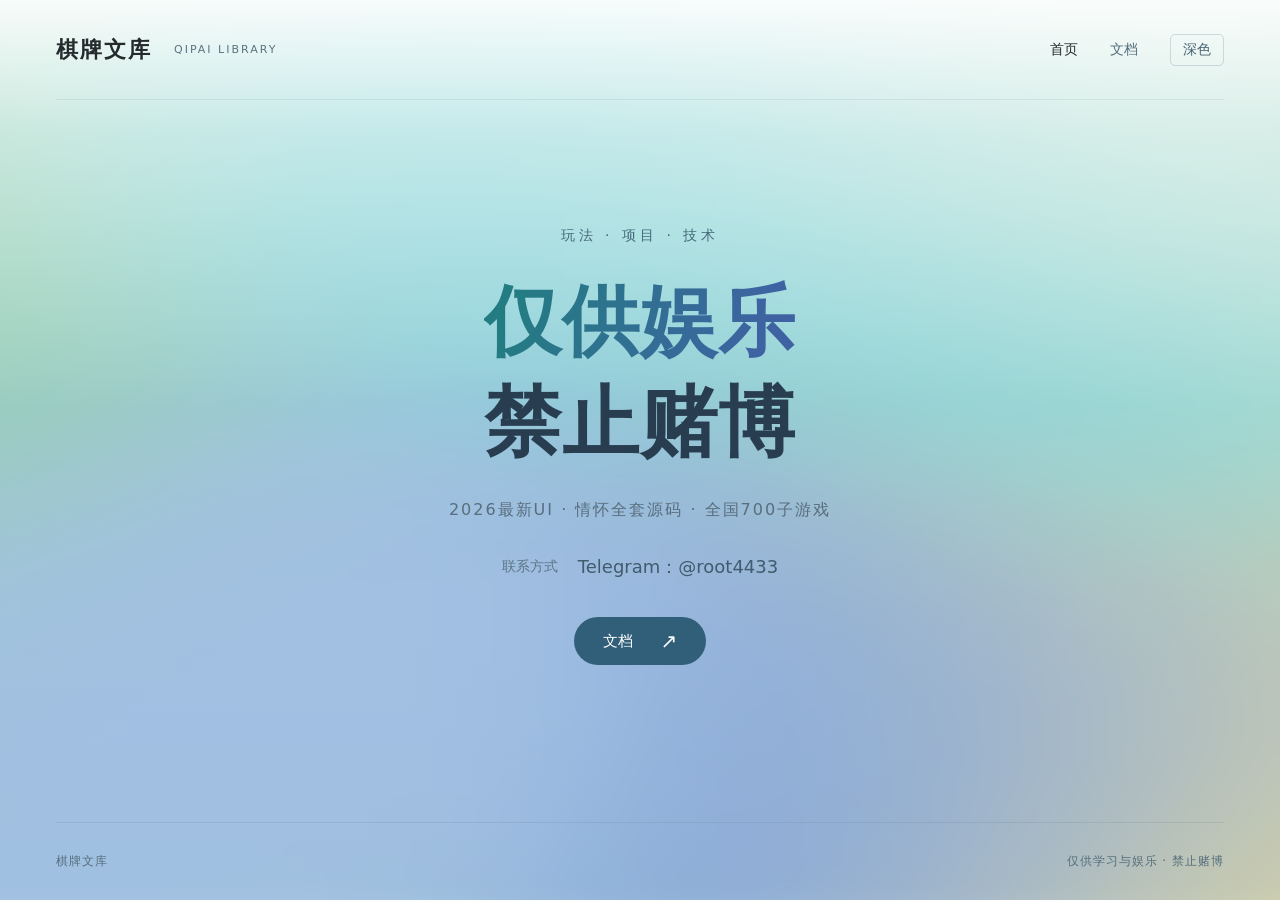
<file: index.html>
<!doctype html>
<html lang="zh-CN"><head><meta charset="utf-8"><meta name="viewport" content="width=device-width,initial-scale=1"><title>2026最新UI · Cocos情怀全套源码 · 棋牌文库</title><meta name="description" content="2026最新UI情怀全套源码，全国700子游戏，配套视频搭建教程与镜像，查看项目介绍及界面。"><link rel="icon" href="favicon.svg" type="image/svg+xml"><link rel="stylesheet" href="home.css"></head>
<body><div class="aurora" aria-hidden="true"><canvas id="color-field" width="64" height="64"></canvas></div><a class="skip" href="#main">跳到正文</a><header><a class="brand" href="index.html" aria-label="棋牌文库首页">棋牌文库<span class="brand-en">QIPAI LIBRARY</span></a><nav aria-label="主导航"><a class="active" href="index.html" aria-current="page">首页</a><a href="qinghuai.html">文档</a><button id="theme" type="button" aria-label="切换到深色模式" aria-pressed="false">深色</button></nav></header>
<main id="main"><section class="hero"><p class="eyebrow">玩法 · 项目 · 技术</p><h1><span>仅供娱乐</span><br>禁止赌博</h1><p class="intro">2026最新UI · 情怀全套源码 · 全国700子游戏</p><div class="contact" aria-label="联系方式"><span class="contact-label">联系方式</span><a href="https://t.me/root4433" target="_blank" rel="noopener noreferrer">Telegram：@root4433</a></div><a class="primary" href="qinghuai.html">文档 <span aria-hidden="true">↗</span></a></section></main>
<footer><span>棋牌文库</span><span>仅供学习与娱乐 · 禁止赌博</span></footer><script src="home.js"></script></body></html>
</file>
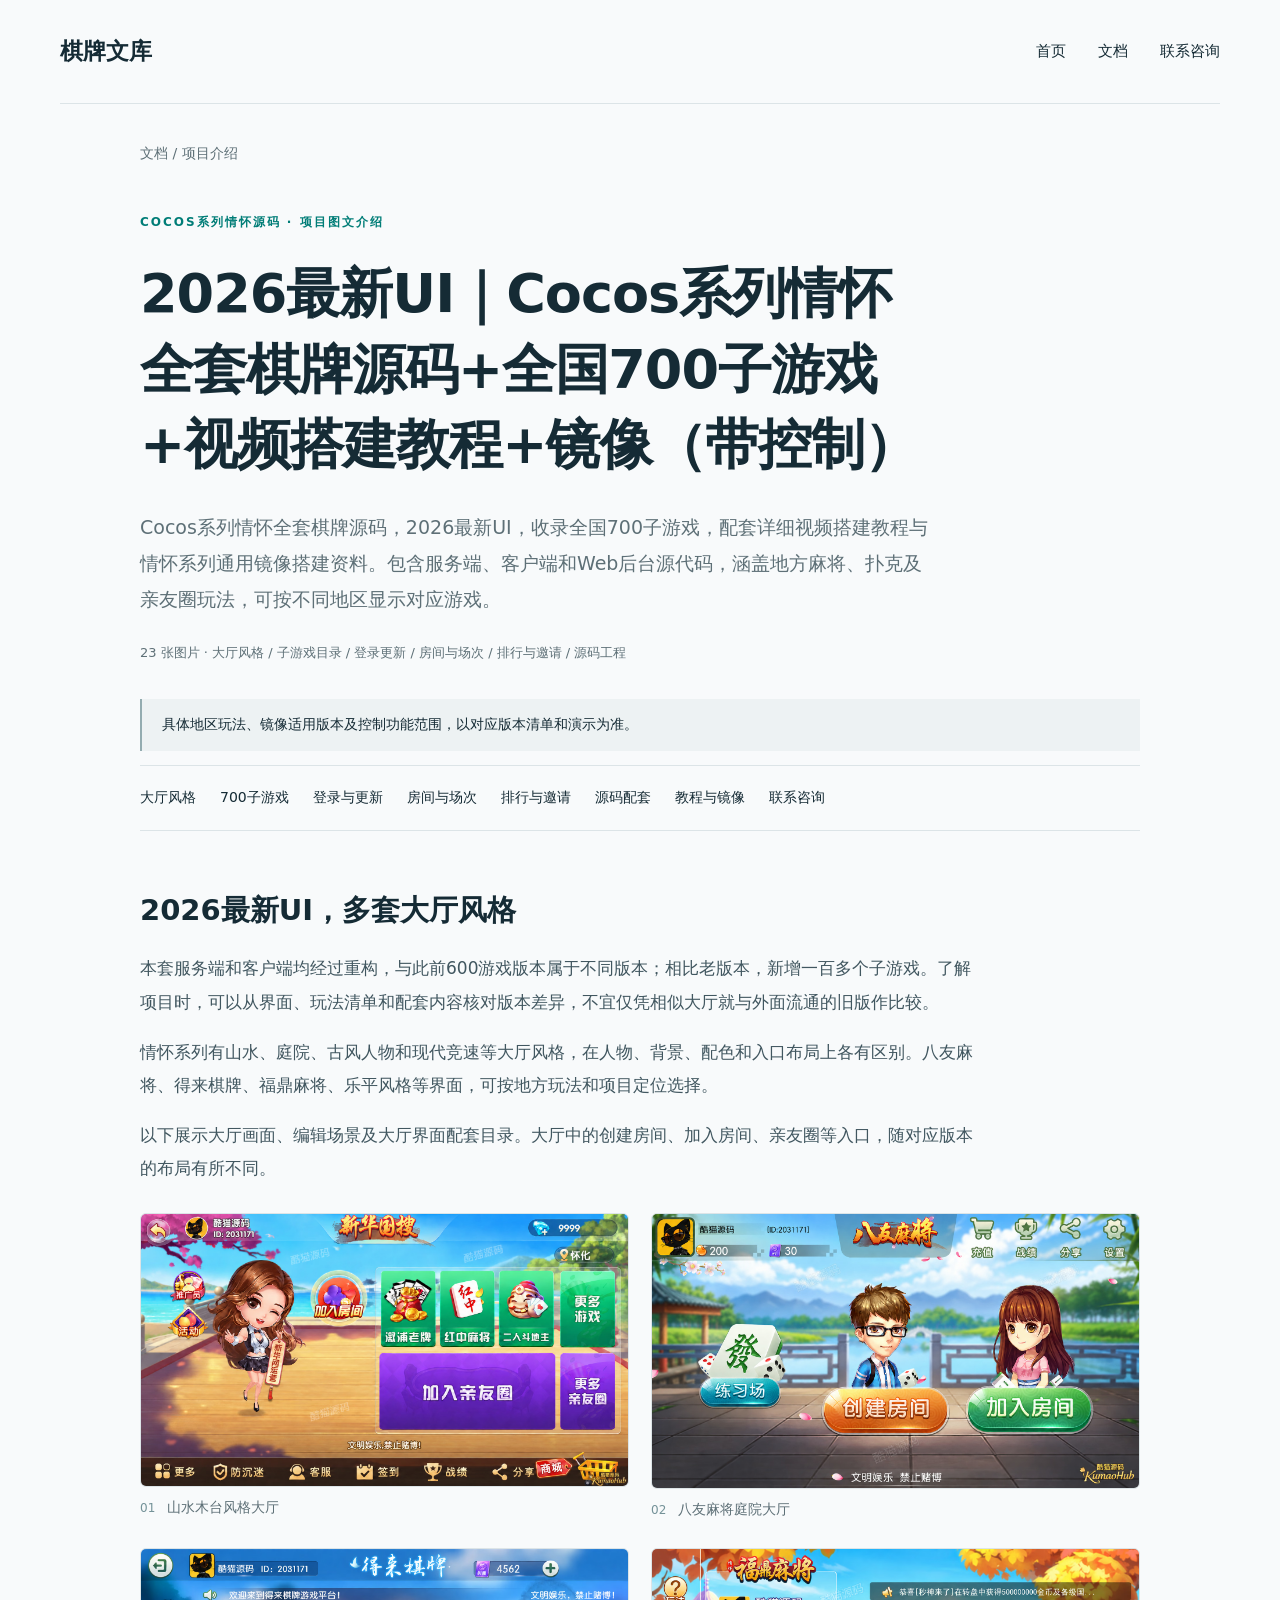
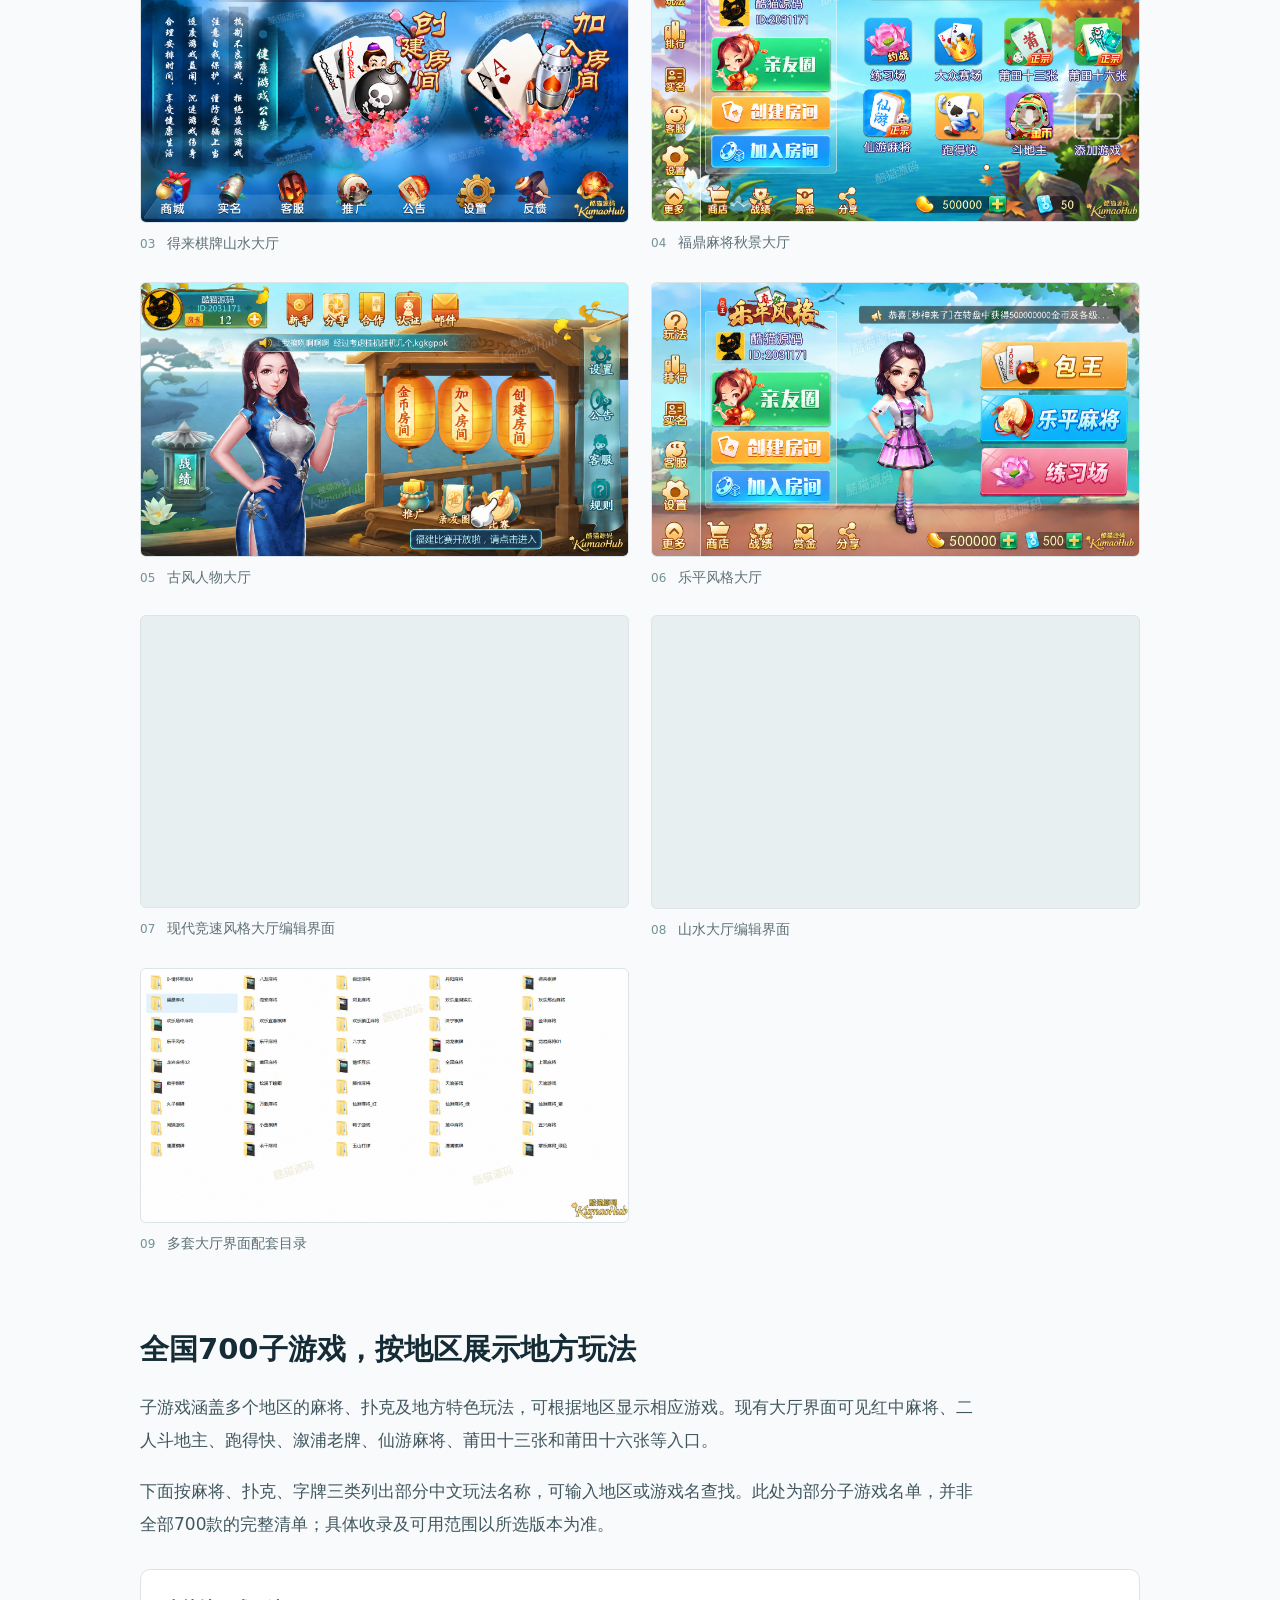
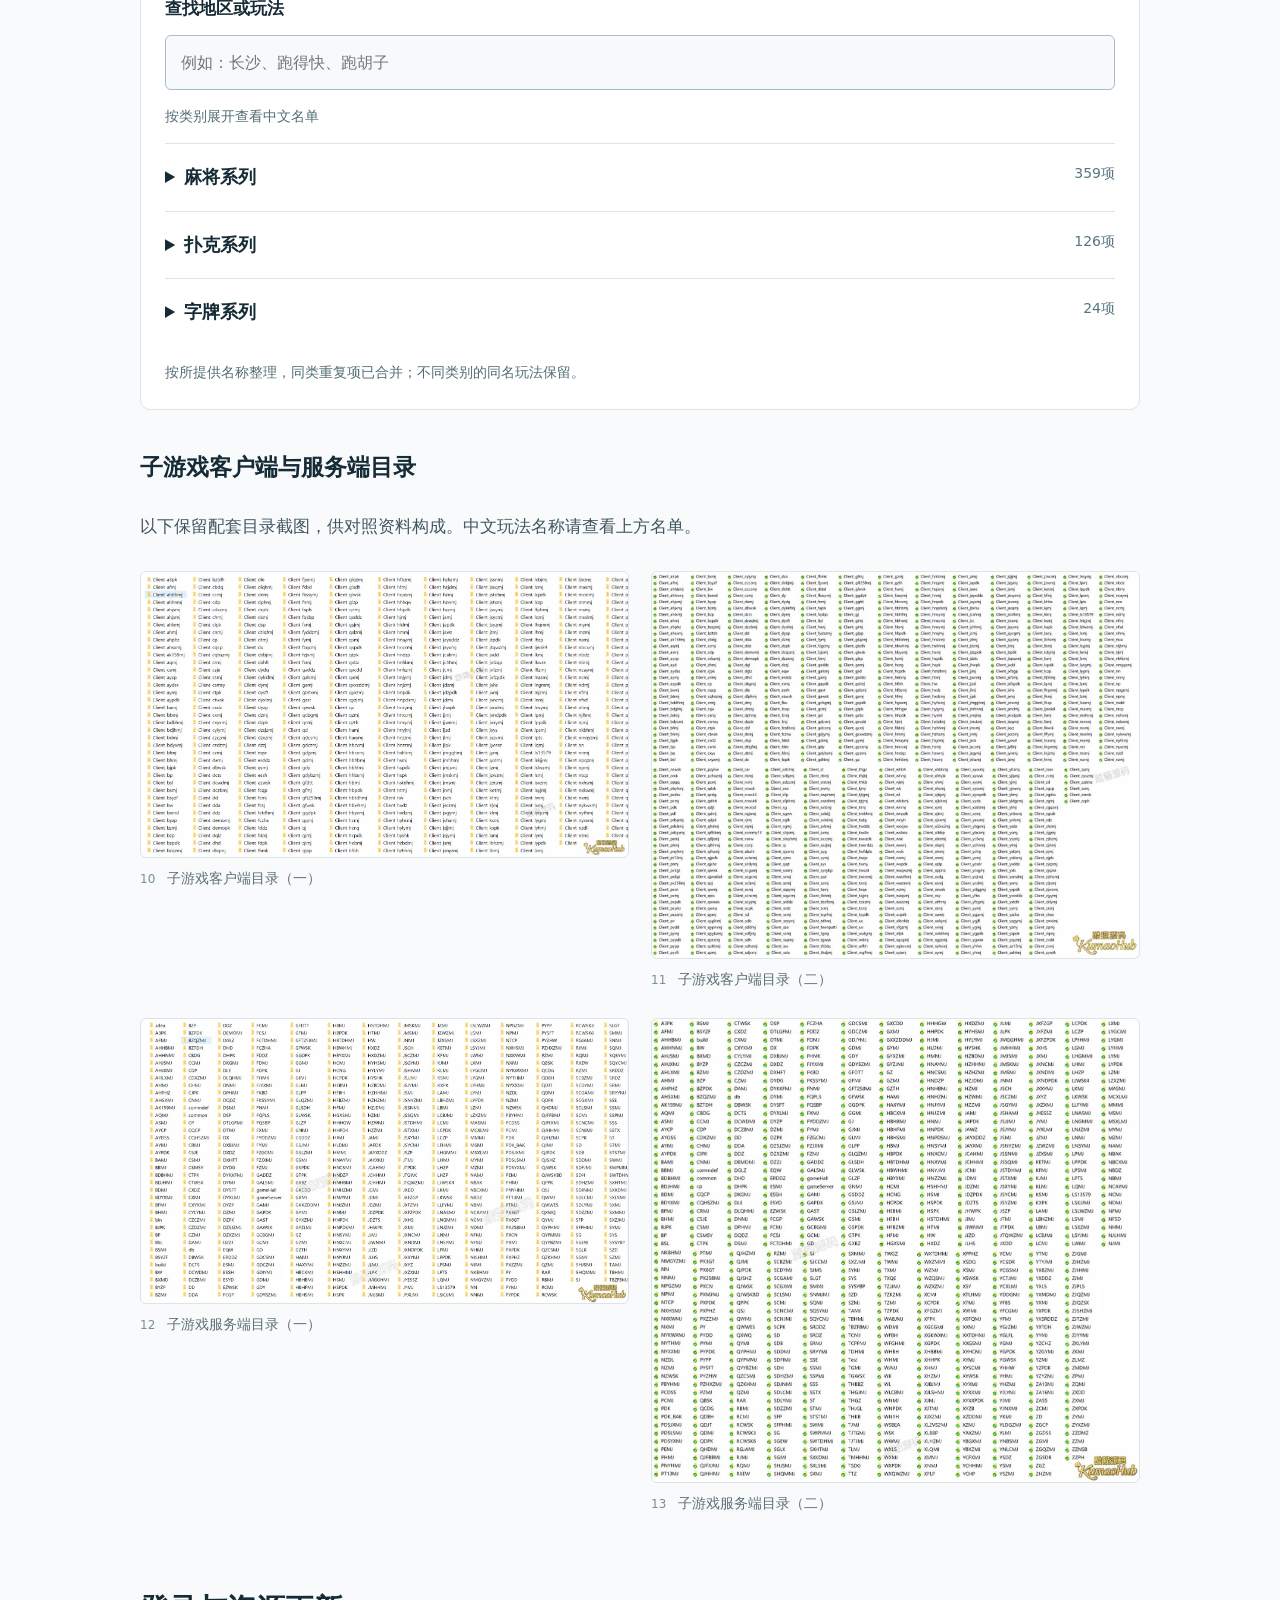
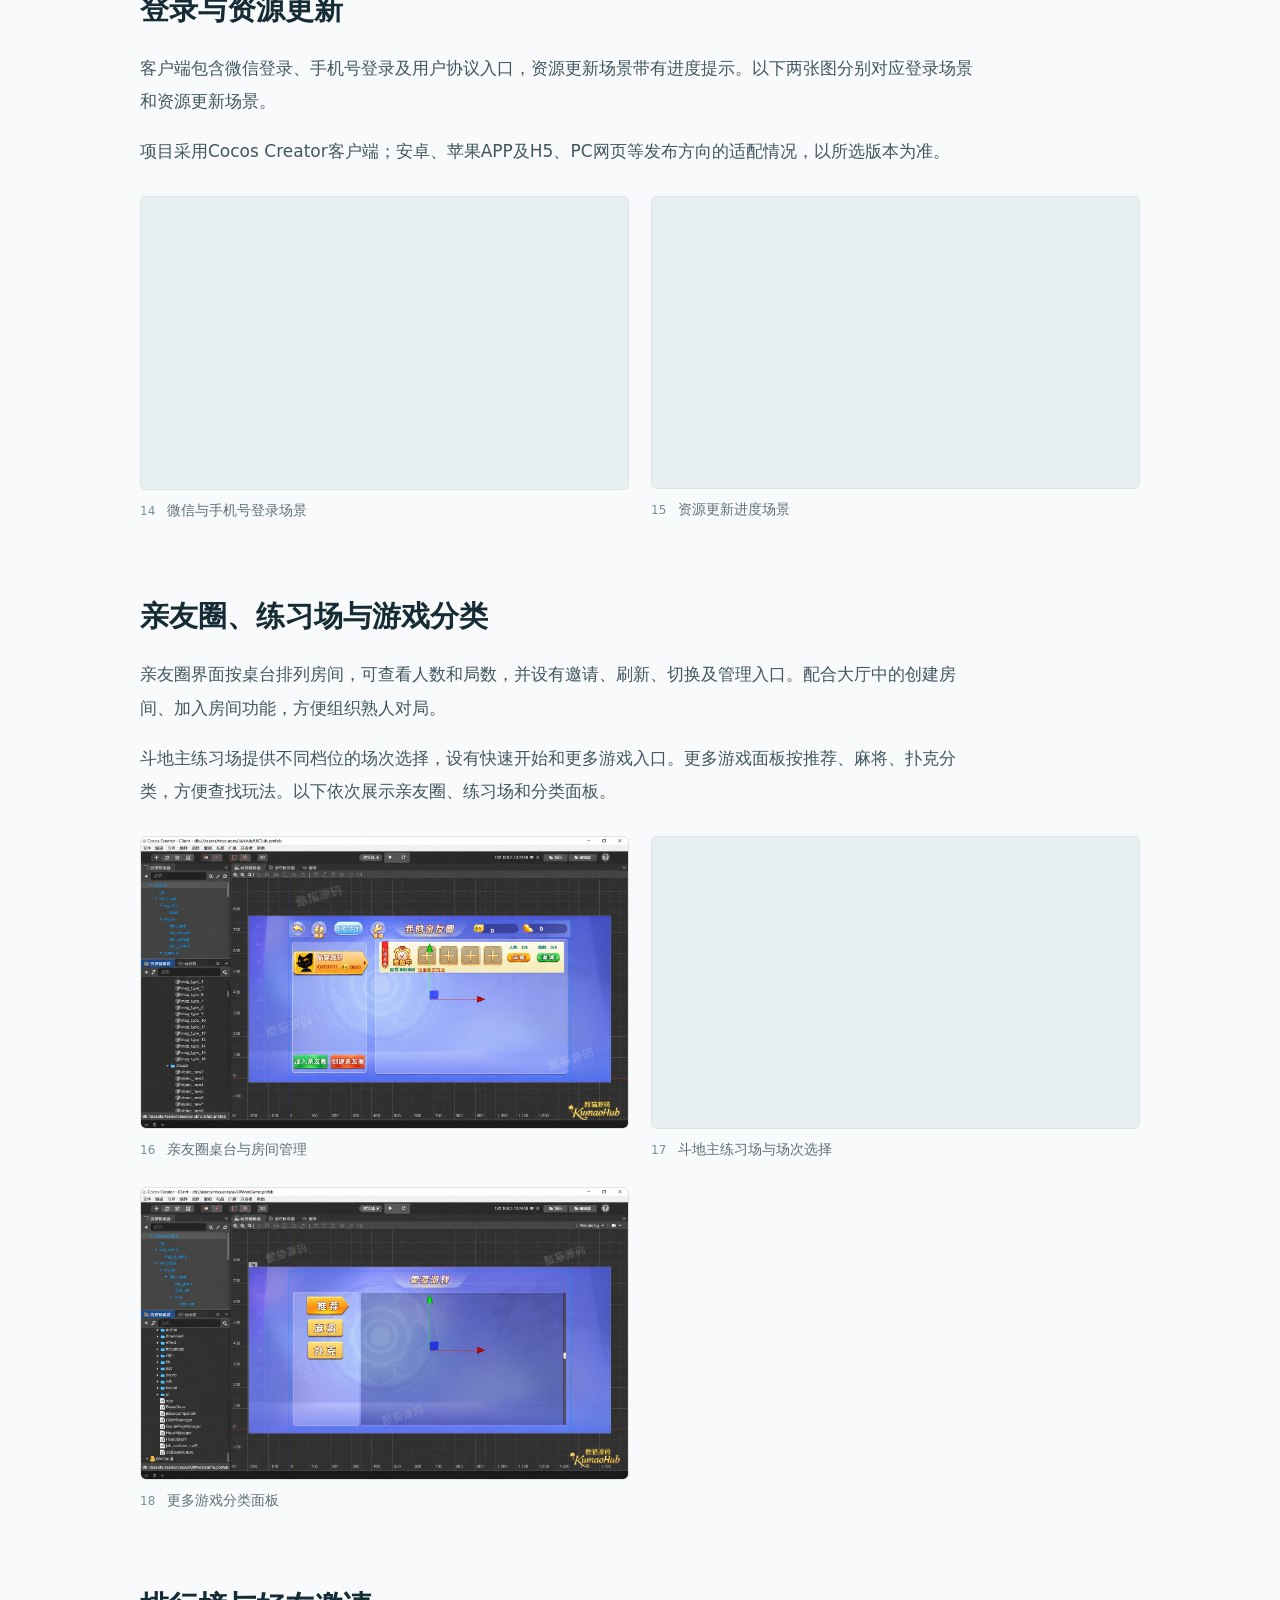
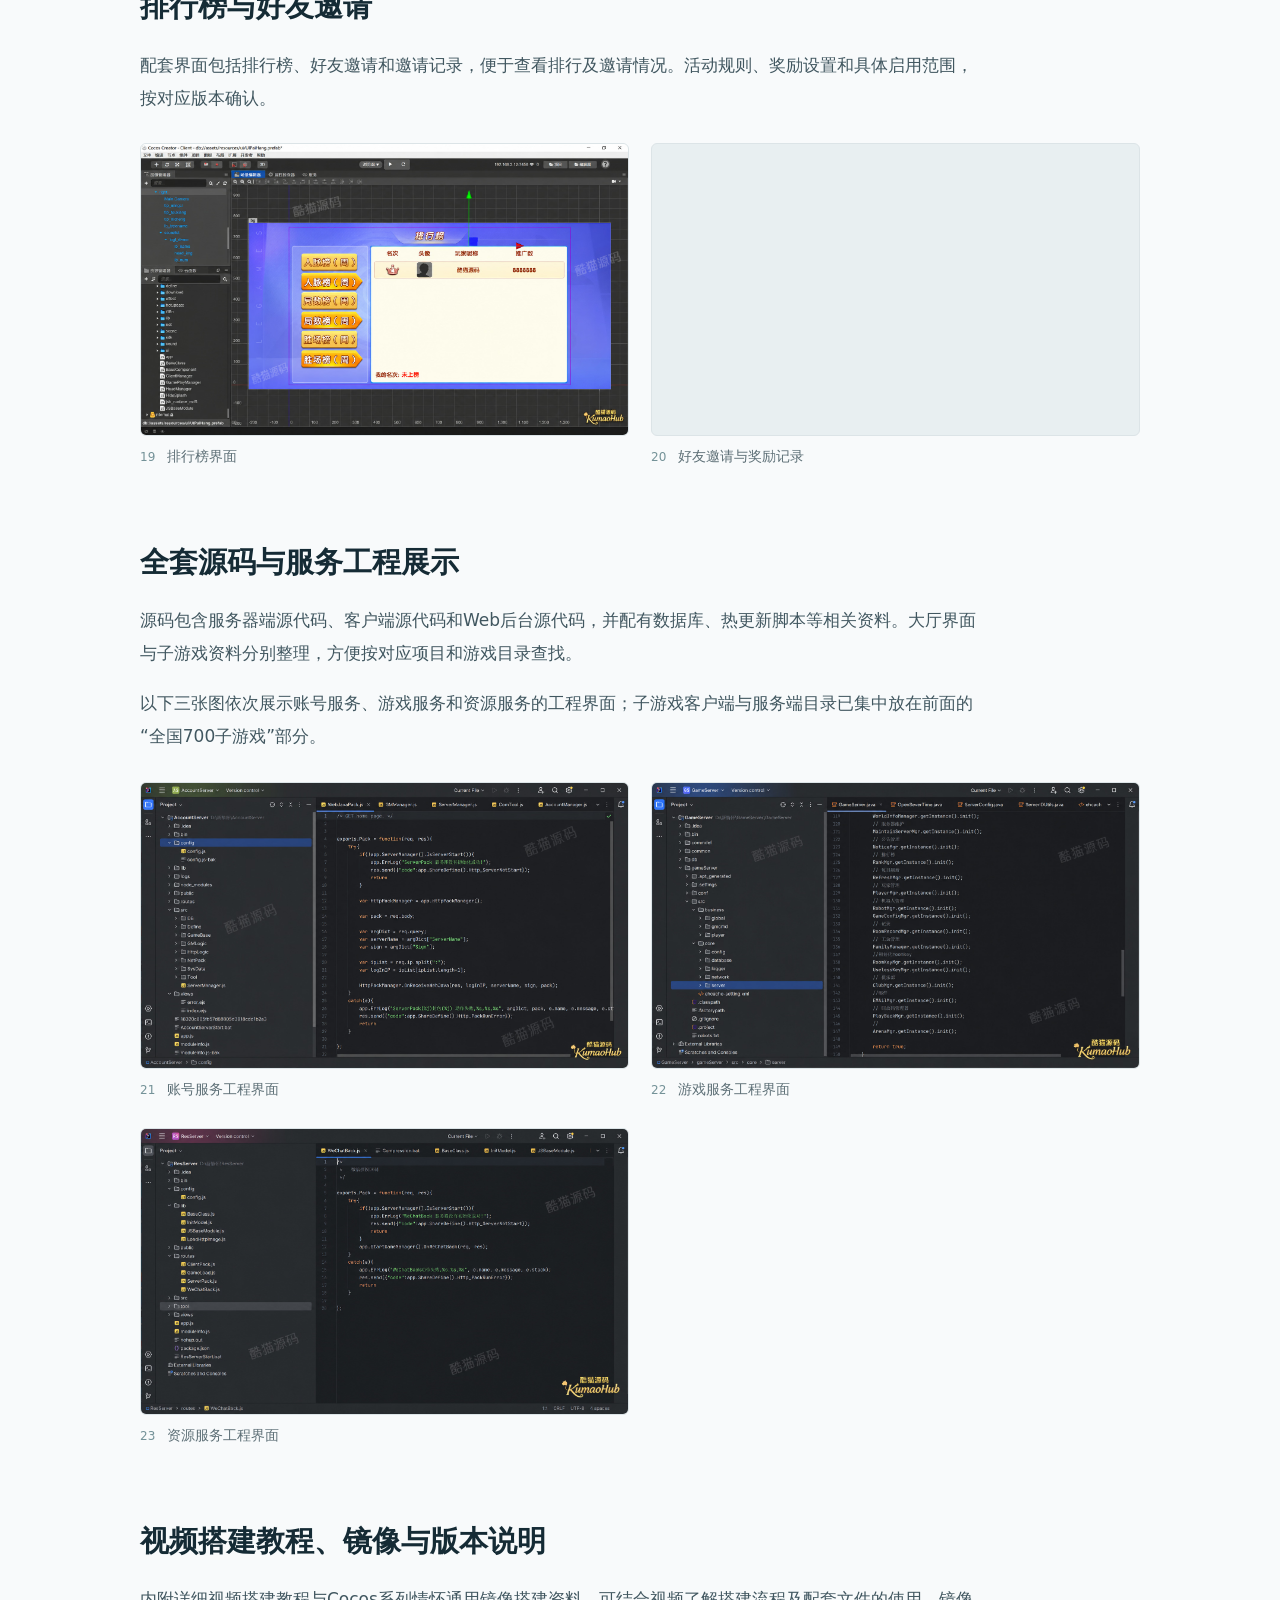
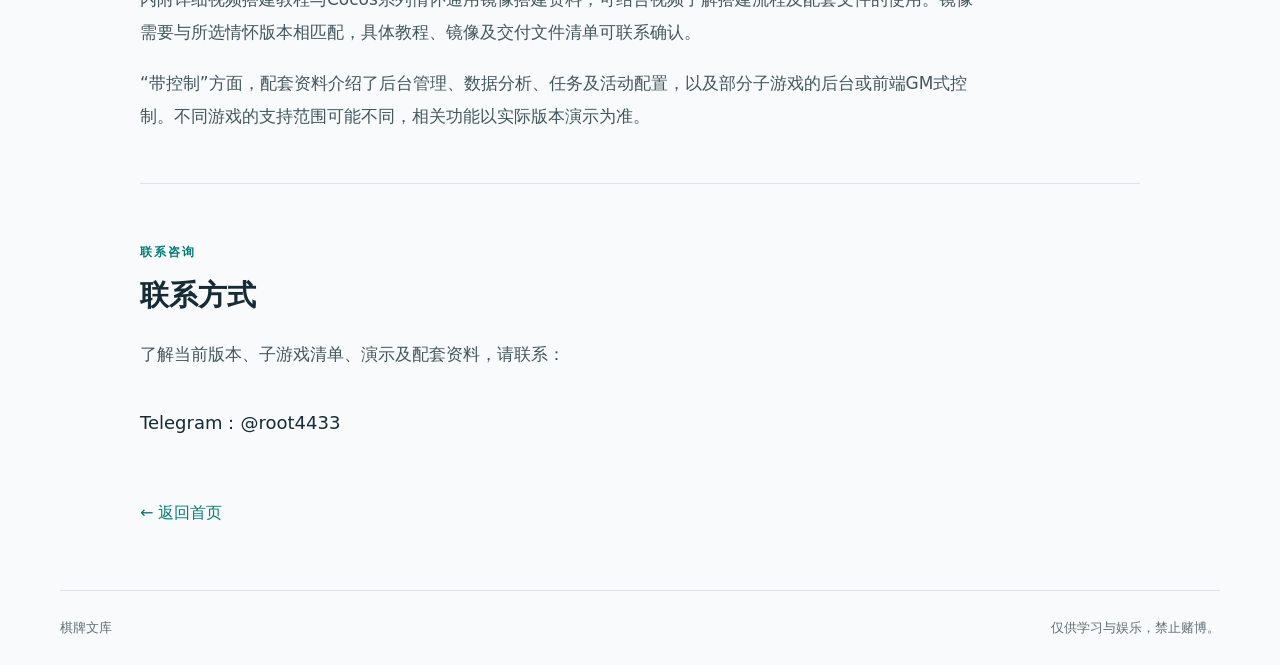
<file: qinghuai.html>
<!doctype html>
<html lang="zh-CN"><head><meta charset="utf-8"><meta name="viewport" content="width=device-width,initial-scale=1"><title>2026最新UI｜Cocos系列情怀全套棋牌源码+全国700子游戏+视频搭建教程+镜像（带控制）</title><meta name="description" content="2026最新UI，Cocos系列情怀全套棋牌源码，全国700子游戏，服务端与客户端重构，配套Web后台源码、详细视频搭建教程及镜像，支持地区玩法展示，带控制功能。"><link rel="icon" href="favicon.svg" type="image/svg+xml"><link rel="stylesheet" href="style.css"><link rel="stylesheet" href="article-gallery.css"><link rel="stylesheet" href="game-catalog.css"></head>
<body><a class="skip" href="#main">跳到正文</a><header class="header wrap"><a class="brand" href="index.html">棋牌文库</a><nav aria-label="主导航"><a href="index.html">首页</a><a href="qinghuai.html">文档</a><a href="#contact">联系咨询</a></nav></header>
<main id="main" class="project-article wrap"><div class="breadcrumb"><a href="qinghuai.html">文档</a> / 项目介绍</div><div class="article-heading"><p class="eyebrow">COCOS系列情怀源码 · 项目图文介绍</p><h1>2026最新UI｜Cocos系列情怀全套棋牌源码+全国700子游戏+视频搭建教程+镜像（带控制）</h1><p class="article-lead">Cocos系列情怀全套棋牌源码，2026最新UI，收录全国700子游戏，配套详细视频搭建教程与情怀系列通用镜像搭建资料。包含服务端、客户端和Web后台源代码，涵盖地方麻将、扑克及亲友圈玩法，可按不同地区显示对应游戏。</p><p class="article-meta">23 张图片 · 大厅风格 / 子游戏目录 / 登录更新 / 房间与场次 / 排行与邀请 / 源码工程</p></div><p class="editor-note">具体地区玩法、镜像适用版本及控制功能范围，以对应版本清单和演示为准。</p>
<nav class="contents" aria-label="文章目录"><a href="#lobby">大厅风格</a><a href="#games">700子游戏</a><a href="#client">登录与更新</a><a href="#rooms">房间与场次</a><a href="#social">排行与邀请</a><a href="#package">源码配套</a><a href="#tutorial">教程与镜像</a><a href="#contact">联系咨询</a></nav>
<section id="lobby"><h2>2026最新UI，多套大厅风格</h2><p>本套服务端和客户端均经过重构，与此前600游戏版本属于不同版本；相比老版本，新增一百多个子游戏。了解项目时，可以从界面、玩法清单和配套内容核对版本差异，不宜仅凭相似大厅就与外面流通的旧版作比较。</p><p>情怀系列有山水、庭院、古风人物和现代竞速等大厅风格，在人物、背景、配色和入口布局上各有区别。八友麻将、得来棋牌、福鼎麻将、乐平风格等界面，可按地方玩法和项目定位选择。</p><p>以下展示大厅画面、编辑场景及大厅界面配套目录。大厅中的创建房间、加入房间、亲友圈等入口，随对应版本的布局有所不同。</p><div class="screenshots"><figure><a class="image-link" href="media/lobby-01.webp" data-enlarge aria-label="放大查看：山水木台风格大厅"><picture><source srcset="media/lobby-01.avif" type="image/avif"><img src="media/lobby-01.webp" alt="山水木台风格大厅" width="1678" height="937" loading="lazy" decoding="async"></picture></a><figcaption><span>01</span>山水木台风格大厅</figcaption></figure><figure><a class="image-link" href="media/lobby-02.webp" data-enlarge aria-label="放大查看：八友麻将庭院大厅"><picture><source srcset="media/lobby-02.avif" type="image/avif"><img src="media/lobby-02.webp" alt="八友麻将庭院大厅" width="1673" height="940" loading="lazy" decoding="async"></picture></a><figcaption><span>02</span>八友麻将庭院大厅</figcaption></figure><figure><a class="image-link" href="media/lobby-03.webp" data-enlarge aria-label="放大查看：得来棋牌山水大厅"><picture><source srcset="media/lobby-03.avif" type="image/avif"><img src="media/lobby-03.webp" alt="得来棋牌山水大厅" width="1673" height="940" loading="lazy" decoding="async"></picture></a><figcaption><span>03</span>得来棋牌山水大厅</figcaption></figure><figure><a class="image-link" href="media/lobby-04.webp" data-enlarge aria-label="放大查看：福鼎麻将秋景大厅"><picture><source srcset="media/lobby-04.avif" type="image/avif"><img src="media/lobby-04.webp" alt="福鼎麻将秋景大厅" width="1677" height="938" loading="lazy" decoding="async"></picture></a><figcaption><span>04</span>福鼎麻将秋景大厅</figcaption></figure><figure><a class="image-link" href="media/lobby-05.webp" data-enlarge aria-label="放大查看：古风人物大厅"><picture><source srcset="media/lobby-05.avif" type="image/avif"><img src="media/lobby-05.webp" alt="古风人物大厅" width="1677" height="938" loading="lazy" decoding="async"></picture></a><figcaption><span>05</span>古风人物大厅</figcaption></figure><figure><a class="image-link" href="media/lobby-06.webp" data-enlarge aria-label="放大查看：乐平风格大厅"><picture><source srcset="media/lobby-06.avif" type="image/avif"><img src="media/lobby-06.webp" alt="乐平风格大厅" width="1677" height="938" loading="lazy" decoding="async"></picture></a><figcaption><span>06</span>乐平风格大厅</figcaption></figure><figure><a class="image-link" href="media/lobby-07.webp" data-enlarge aria-label="放大查看：现代竞速风格大厅编辑界面"><picture><source srcset="media/lobby-07.avif" type="image/avif"><img src="media/lobby-07.webp" alt="现代竞速风格大厅编辑界面" width="1622" height="969" loading="lazy" decoding="async"></picture></a><figcaption><span>07</span>现代竞速风格大厅编辑界面</figcaption></figure><figure><a class="image-link" href="media/lobby-08.webp" data-enlarge aria-label="放大查看：山水大厅编辑界面"><picture><source srcset="media/lobby-08.avif" type="image/avif"><img src="media/lobby-08.webp" alt="山水大厅编辑界面" width="1620" height="971" loading="lazy" decoding="async"></picture></a><figcaption><span>08</span>山水大厅编辑界面</figcaption></figure><figure><a class="image-link" href="media/lobby-09.webp" data-enlarge aria-label="放大查看：多套大厅界面配套目录"><picture><source srcset="media/lobby-09.avif" type="image/avif"><img src="media/lobby-09.webp" alt="多套大厅界面配套目录" width="1740" height="904" loading="lazy" decoding="async"></picture></a><figcaption><span>09</span>多套大厅界面配套目录</figcaption></figure></div></section>
<section id="games"><h2>全国700子游戏，按地区展示地方玩法</h2><p>子游戏涵盖多个地区的麻将、扑克及地方特色玩法，可根据地区显示相应游戏。现有大厅界面可见红中麻将、二人斗地主、跑得快、溆浦老牌、仙游麻将、莆田十三张和莆田十六张等入口。</p><p>下面按麻将、扑克、字牌三类列出部分中文玩法名称，可输入地区或游戏名查找。此处为部分子游戏名单，并非全部700款的完整清单；具体收录及可用范围以所选版本为准。</p><div class="game-catalog"><label for="game-search">查找地区或玩法</label><input id="game-search" type="search" placeholder="例如：长沙、跑得快、跑胡子" autocomplete="off"><p id="game-result" aria-live="polite">按类别展开查看中文名单</p><details class="game-category"><summary>麻将系列<span>359项</span></summary><ul class="game-names"><li>安福麻将</li><li>安化麻将</li><li>安庆麻将</li><li>安顺麻将</li><li>安阳麻将</li><li>安义麻将</li><li>安岳麻将</li><li>鞍山麻将</li><li>八支麻将</li><li>巴中麻将</li><li>百色麻将</li><li>宝丰麻将</li><li>保定麻将</li><li>北海麻将</li><li>亳州麻将</li><li>博爱麻将</li><li>沧县麻将</li><li>沧州推倒胡</li><li>常山麻将</li><li>常熟麻将</li><li>常州麻将</li><li>巢湖麻将</li><li>辰溪麻将</li><li>成都血流麻将</li><li>池州麻将</li><li>楚雄玉溪麻将</li><li>慈溪麻将</li><li>长春麻将</li><li>长宁麻将</li><li>长沙麻将</li><li>大连穷胡</li><li>大同乱刮风</li><li>大众麻将</li><li>丹阳麻将</li><li>德阳麻将</li><li>邓州十九张</li><li>点炮胡麻将</li><li>定南麻将</li><li>东山麻将</li><li>东台麻将</li><li>东乡比精</li><li>东至麻将</li><li>都昌麻将</li><li>都昌栽宝麻将</li><li>断卡勾</li><li>恩施麻将</li><li>方城推倒胡</li><li>汾阳麻将</li><li>丰城麻将</li><li>奉新麻将</li><li>福鼎麻将</li><li>福州麻将</li><li>抚州麻将</li><li>阜新麻将</li><li>赣南麻将</li><li>赣榆麻将</li><li>赣州麻将</li><li>高安麻将</li><li>高淳麻将</li><li>高县麻将</li><li>高邮麻将</li><li>个旧麻将</li><li>各地麻将</li><li>珙县麻将</li><li>固始麻将</li><li>拐三角</li><li>灌云麻将</li><li>光山麻将</li><li>光泽麻将</li><li>广安麻将</li><li>广昌包杠麻将</li><li>广昌麻将</li><li>广东麻将</li><li>广元血战麻将</li><li>贵港麻将</li><li>贵溪麻将</li><li>贵阳捉鸡</li><li>桂柳麻将</li><li>哈尔滨麻将</li><li>海安麻将</li><li>海南麻将</li><li>杭州麻将</li><li>合肥麻将</li><li>合江麻将</li><li>河北麻将</li><li>菏泽麻将</li><li>鹤壁麻将</li><li>衡山麻将</li><li>衡水麻将</li><li>衡水推倒胡</li><li>红中王麻将</li><li>洪洞麻将</li><li>葫芦岛麻将</li><li>湖北阳新麻将</li><li>湖州麻将</li><li>划水麻将</li><li>淮安麻将</li><li>淮北麻将</li><li>淮滨麻将</li><li>淮南麻将</li><li>换三张麻将</li><li>黄石麻将</li><li>潢川麻将</li><li>会同麻将</li><li>惠州庄麻将</li><li>吉安麻将</li><li>吉林麻将</li><li>吉水麻将</li><li>极速推倒胡</li><li>济南麻将</li><li>济宁麻将</li><li>济源麻将</li><li>稷山扭叶子</li><li>佳木斯麻将</li><li>嘉兴麻将</li><li>郏县麻将</li><li>建德麻将</li><li>江安麻将</li><li>江都麻将</li><li>江门杠杠胡</li><li>椒江麻将</li><li>焦作麻将</li><li>揭阳麻将</li><li>金昌麻将</li><li>金华麻将</li><li>金坛麻将</li><li>金溪麻将</li><li>锦州麻将</li><li>京山麻将</li><li>荆楚捱晃</li><li>荆楚晃晃</li><li>荆门晃晃</li><li>荆门双开</li><li>景德镇麻将</li><li>靖州麻将</li><li>九江麻将</li><li>睢宁麻将</li><li>卡隆麻将</li><li>卡五星</li><li>开封麻将</li><li>开化麻将</li><li>昆山麻将</li><li>来宾红中麻将</li><li>来宾麻将</li><li>莱芜麻将</li><li>兰考麻将</li><li>兰州麻将</li><li>乐安麻将</li><li>乐平麻将</li><li>乐山幺鸡麻将</li><li>耒阳麻将</li><li>黎川麻将</li><li>立四麻将</li><li>溧阳花麻将</li><li>连云港麻将</li><li>莲花广麻</li><li>涟水麻将</li><li>凉山麻将</li><li>两幅牌花麻将</li><li>亮六飞一</li><li>聊城麻将</li><li>临夏麻将</li><li>临沂麻将</li><li>凌源麻将</li><li>柳州麻将</li><li>六合麻将</li><li>六盘水麻将</li><li>龙港麻将</li><li>龙南麻将</li><li>龙岩麻将</li><li>泸州血战麻将</li><li>鲁山麻将</li><li>鹿邑麻将</li><li>罗山麻将</li><li>罗山砍金金</li><li>罗松老五嘴</li><li>洛阳杠次</li><li>漯河麻将</li><li>马鞍山麻将</li><li>茂名麻将</li><li>眉山麻将</li><li>孟州麻将</li><li>绵阳麻将</li><li>闽清麻将</li><li>南安麻将</li><li>南昌麻将</li><li>南充麻将</li><li>南京麻将</li><li>南康爆胡麻将</li><li>南宁麻将</li><li>南平十三张</li><li>南县麻将</li><li>南召麻将</li><li>内江麻将</li><li>内乡麻将</li><li>宁波麻将</li><li>宁德麻将</li><li>宁都麻将</li><li>宁化麻将</li><li>宁乡开王麻将</li><li>沛县麻将</li><li>邳州麻将</li><li>平顶山麻将</li><li>平和麻将</li><li>萍乡麻将</li><li>萍乡转转麻将</li><li>鄱阳麻将</li><li>莆田麻将</li><li>濮阳麻将</li><li>浦城麻将</li><li>沁阳麻将</li><li>青岛麻将</li><li>青阳平胡</li><li>曲靖飞白板</li><li>曲靖飞小鸡</li><li>衢州麻将</li><li>全州麻将</li><li>泉州麻将</li><li>任丘麻将</li><li>日本麻将</li><li>汝州麻将</li><li>瑞昌麻将</li><li>瑞金麻将</li><li>三幅牌花麻将</li><li>三明麻将策</li><li>三峡门麻将</li><li>汕尾麻将</li><li>商城麻将</li><li>商丘麻将</li><li>上高麻将</li><li>上海敲麻</li><li>上饶麻将</li><li>韶关麻将</li><li>邵通麻将</li><li>邵阳麻将</li><li>绍兴麻将</li><li>射阳麻将</li><li>沈阳麻将</li><li>石城麻将</li><li>石狮麻将</li><li>石台麻将</li><li>沭阳麻将</li><li>四季常春</li><li>苏州麻将</li><li>宿迁麻将</li><li>台湾麻将</li><li>台州麻将</li><li>太仓麻将</li><li>泰安麻将</li><li>泰和滚精</li><li>泰兴麻将</li><li>泰州卡子麻将</li><li>唐河麻将</li><li>塘沽麻将</li><li>桃江麻将</li><li>滕州麻将</li><li>天津麻将</li><li>天门晃晃</li><li>铁板胡麻将</li><li>铁岭麻将</li><li>通许麻将</li><li>桐柏中发白</li><li>铜鼓麻将</li><li>推倒胡</li><li>推倒胡（河北）</li><li>瓦甸麻将</li><li>万安博精</li><li>万年麻将</li><li>万载麻将</li><li>万字雀神</li><li>温州麻将</li><li>无锡麻将</li><li>无锡抓码</li><li>芜湖麻将</li><li>吴江麻将</li><li>武汉麻将</li><li>武宁麻将</li><li>武陟麻将</li><li>舞钢翻混麻将</li><li>厦门麻将</li><li>西来桥</li><li>西峡麻将</li><li>息县推倒胡</li><li>峡江博精</li><li>仙桃赖晃麻将</li><li>仙游麻将</li><li>萧山麻将</li><li>孝感卡五星</li><li>新建麻将</li><li>新疆螺丝胡麻将</li><li>新疆血战麻将</li><li>新宁麻将</li><li>新县麻将</li><li>新乡封丘麻将</li><li>新乡麻将</li><li>新沂麻将</li><li>新余麻将</li><li>信丰广庄</li><li>信阳麻将</li><li>星子麻将</li><li>邢台麻将</li><li>兴化白板麻将</li><li>兴化麻将</li><li>兴文麻将</li><li>盱眙麻将</li><li>徐州麻将</li><li>许昌麻将</li><li>叙永麻将</li><li>血流2vs2麻将</li><li>雅安血战麻将</li><li>盐城麻将</li><li>扬中麻将</li><li>扬州麻将</li><li>阳江麻将</li><li>叶县麻将</li><li>一脚癞油</li><li>仪征麻将</li><li>宜春麻将</li><li>宜丰麻将</li><li>宜黄麻将</li><li>宜兴麻将</li><li>宜兴推倒胡</li><li>易县麻将</li><li>益阳麻将</li><li>应县八张</li><li>鹰潭麻将</li><li>营口麻将</li><li>颍上麻将</li><li>硬三嘴麻将</li><li>永城麻将</li><li>永丰麻将</li><li>永新麻将</li><li>永修满带</li><li>于都德国麻将</li><li>余干夹子</li><li>余干麻将</li><li>余江麻将</li><li>榆林打锅子</li><li>沅江麻将</li><li>云霄麻将</li><li>云中麻将</li><li>运城贴金</li><li>枣庄麻将</li><li>张家港麻将</li><li>漳浦麻将</li><li>漳州麻将</li><li>掌乐血战到底</li><li>诏安麻将</li><li>柘城麻将</li><li>镇江麻将</li><li>郑州麻将</li><li>钟祥麻将</li><li>周口麻将</li><li>诸暨麻将</li><li>驻马店麻将</li><li>自贡花麻将</li><li>自贡麻将</li><li>自贡七张</li><li>遵义麻将</li></ul></details><details class="game-category"><summary>扑克系列<span>126项</span></summary><ul class="game-names"><li>96扑克</li><li>AA3扑克</li><li>板子炮</li><li>包牌</li><li>包王</li><li>本溪马队</li><li>变色龙</li><li>炒地皮</li><li>赤壁打滚</li><li>冲牌</li><li>春天扑克</li><li>长汀510K</li><li>打大A</li><li>打盾</li><li>打炸中奖</li><li>大怪路子</li><li>大老二</li><li>德清点子</li><li>德州扑克</li><li>钓红点</li><li>钓蟹</li><li>都昌讨赏</li><li>斗地主</li><li>二七王</li><li>二十一点</li><li>方城捉黑A</li><li>丰城关牌</li><li>丰城双剑</li><li>疯狂8点</li><li>福鼎打炸</li><li>抚州关牌</li><li>干瞪眼</li><li>赣州同花</li><li>高安双托</li><li>高安五十K</li><li>拱猪</li><li>够级</li><li>惯蛋</li><li>广西锄大地</li><li>桂林跑牌</li><li>桂林三打哈</li><li>桂林五十K</li><li>过炸</li><li>海南地主牌</li><li>河池牛鬼</li><li>红五</li><li>红心大战</li><li>欢乐比牌</li><li>吉安王炸</li><li>嘉兴红十</li><li>嘉兴原子</li><li>兰考五十K</li><li>乐平讨赏</li><li>莲花猪牌</li><li>两副头</li><li>六字宝</li><li>南召打搂</li><li>南召五十K</li><li>萍乡滚筒</li><li>刨幺</li><li>跑得快</li><li>拼罗松（十三水）</li><li>平阳四副头</li><li>鄱阳打丁</li><li>鄱阳皮皮</li><li>鄱阳捉红五</li><li>莆仙吹牛</li><li>七王五二三</li><li>蕲春打拱</li><li>气象万千</li><li>千变双扣</li><li>敲三家</li><li>桥牌</li><li>青岛保皇</li><li>青儿</li><li>衢州双扣</li><li>拳打脚踢</li><li>印度Rummy13</li><li>榕城五十K</li><li>三打哈</li><li>三代</li><li>三个老K</li><li>三公</li><li>沙沙儿</li><li>神机妙算</li><li>升级</li><li>十点半</li><li>双十策划案</li><li>四冲扑克</li><li>四副牌</li><li>四团</li><li>四幺四</li><li>四支刀</li><li>宿松同心</li><li>Teen patti</li><li>泰和KA包</li><li>泰和飙包子</li><li>泰和过炸</li><li>唐河交公粮</li><li>填大坑</li><li>通山打拱</li><li>铜鼓五十K</li><li>推筒子</li><li>挖坑</li><li>王三八二A</li><li>威海保皇</li><li>潍坊保皇</li><li>窝龙</li><li>五十K</li><li>浠水打七</li><li>仙游炸棒</li><li>小上游</li><li>新余五十K</li><li>血流八宝牌</li><li>永新打墩子</li><li>余干六副理</li><li>余干五十K</li><li>玉山打炸</li><li>扎股子</li><li>掌乐两张</li><li>掌乐三张</li><li>株洲打码子</li><li>株洲牛十别</li><li>抓老麻子</li><li>转蛋</li><li>自由扑克</li></ul></details><details class="game-category"><summary>字牌系列<span>24项</span></summary><ul class="game-names"><li>安化跑胡子</li><li>安岳斗十四</li><li>安岳长牌</li><li>八一字牌</li><li>戳牌</li><li>钓红点</li><li>桂林字牌</li><li>怀化红拐弯</li><li>老戳字牌</li><li>南通长牌</li><li>萍乡跑胡子</li><li>气象万千</li><li>荣县二五</li><li>邵阳剥皮</li><li>双古二五</li><li>溆浦老牌</li><li>溆浦跑胡子</li><li>宜昌上大人</li><li>永州扯胡子</li><li>诏安四色</li><li>株洲碰胡</li><li>自贡斗十四</li><li>自贡长牌</li><li>宜昌花牌</li></ul></details><p class="catalog-note">按所提供名称整理，同类重复项已合并；不同类别的同名玩法保留。</p></div><h3>子游戏客户端与服务端目录</h3><p>以下保留配套目录截图，供对照资料构成。中文玩法名称请查看上方名单。</p><div class="screenshots"><figure><a class="image-link" href="media/package-20.webp" data-enlarge aria-label="放大查看：子游戏客户端目录（一）"><picture><source srcset="media/package-20.avif" type="image/avif"><img src="media/package-20.webp" alt="子游戏客户端目录（一）" width="1639" height="959" loading="lazy" decoding="async"></picture></a><figcaption><span>10</span>子游戏客户端目录（一）</figcaption></figure><figure><a class="image-link" href="media/package-21.webp" data-enlarge aria-label="放大查看：子游戏客户端目录（二）"><picture><source srcset="media/package-21.avif" type="image/avif"><img src="media/package-21.webp" alt="子游戏客户端目录（二）" width="1410" height="1116" loading="lazy" decoding="async"></picture></a><figcaption><span>11</span>子游戏客户端目录（二）</figcaption></figure><figure><a class="image-link" href="media/package-22.webp" data-enlarge aria-label="放大查看：子游戏服务端目录（一）"><picture><source srcset="media/package-22.avif" type="image/avif"><img src="media/package-22.webp" alt="子游戏服务端目录（一）" width="1641" height="958" loading="lazy" decoding="async"></picture></a><figcaption><span>12</span>子游戏服务端目录（一）</figcaption></figure><figure><a class="image-link" href="media/package-23.webp" data-enlarge aria-label="放大查看：子游戏服务端目录（二）"><picture><source srcset="media/package-23.avif" type="image/avif"><img src="media/package-23.webp" alt="子游戏服务端目录（二）" width="1285" height="1224" loading="lazy" decoding="async"></picture></a><figcaption><span>13</span>子游戏服务端目录（二）</figcaption></figure></div></section>
<section id="client"><h2>登录与资源更新</h2><p>客户端包含微信登录、手机号登录及用户协议入口，资源更新场景带有进度提示。以下两张图分别对应登录场景和资源更新场景。</p><p>项目采用Cocos Creator客户端；安卓、苹果APP及H5、PC网页等发布方向的适配情况，以所选版本为准。</p><div class="screenshots"><figure><a class="image-link" href="media/client-10.webp" data-enlarge aria-label="放大查看：微信与手机号登录场景"><picture><source srcset="media/client-10.avif" type="image/avif"><img src="media/client-10.webp" alt="微信与手机号登录场景" width="1620" height="971" loading="lazy" decoding="async"></picture></a><figcaption><span>14</span>微信与手机号登录场景</figcaption></figure><figure><a class="image-link" href="media/client-11.webp" data-enlarge aria-label="放大查看：资源更新进度场景"><picture><source srcset="media/client-11.avif" type="image/avif"><img src="media/client-11.webp" alt="资源更新进度场景" width="1623" height="969" loading="lazy" decoding="async"></picture></a><figcaption><span>15</span>资源更新进度场景</figcaption></figure></div></section>
<section id="rooms"><h2>亲友圈、练习场与游戏分类</h2><p>亲友圈界面按桌台排列房间，可查看人数和局数，并设有邀请、刷新、切换及管理入口。配合大厅中的创建房间、加入房间功能，方便组织熟人对局。</p><p>斗地主练习场提供不同档位的场次选择，设有快速开始和更多游戏入口。更多游戏面板按推荐、麻将、扑克分类，方便查找玩法。以下依次展示亲友圈、练习场和分类面板。</p><div class="screenshots"><figure><a class="image-link" href="media/features-12.webp" data-enlarge aria-label="放大查看：亲友圈桌台与房间管理"><picture><source srcset="media/features-12.avif" type="image/avif"><img src="media/features-12.webp" alt="亲友圈桌台与房间管理" width="1623" height="969" loading="lazy" decoding="async"></picture></a><figcaption><span>16</span>亲友圈桌台与房间管理</figcaption></figure><figure><a class="image-link" href="media/features-13.webp" data-enlarge aria-label="放大查看：斗地主练习场与场次选择"><picture><source srcset="media/features-13.avif" type="image/avif"><img src="media/features-13.webp" alt="斗地主练习场与场次选择" width="1623" height="969" loading="lazy" decoding="async"></picture></a><figcaption><span>17</span>斗地主练习场与场次选择</figcaption></figure><figure><a class="image-link" href="media/features-14.webp" data-enlarge aria-label="放大查看：更多游戏分类面板"><picture><source srcset="media/features-14.avif" type="image/avif"><img src="media/features-14.webp" alt="更多游戏分类面板" width="1623" height="969" loading="lazy" decoding="async"></picture></a><figcaption><span>18</span>更多游戏分类面板</figcaption></figure></div></section>
<section id="social"><h2>排行榜与好友邀请</h2><p>配套界面包括排行榜、好友邀请和邀请记录，便于查看排行及邀请情况。活动规则、奖励设置和具体启用范围，按对应版本确认。</p><div class="screenshots"><figure><a class="image-link" href="media/features-15.webp" data-enlarge aria-label="放大查看：排行榜界面"><picture><source srcset="media/features-15.avif" type="image/avif"><img src="media/features-15.webp" alt="排行榜界面" width="1622" height="969" loading="lazy" decoding="async"></picture></a><figcaption><span>19</span>排行榜界面</figcaption></figure><figure><a class="image-link" href="media/features-16.webp" data-enlarge aria-label="放大查看：好友邀请与奖励记录"><picture><source srcset="media/features-16.avif" type="image/avif"><img src="media/features-16.webp" alt="好友邀请与奖励记录" width="1622" height="969" loading="lazy" decoding="async"></picture></a><figcaption><span>20</span>好友邀请与奖励记录</figcaption></figure></div></section>
<section id="package"><h2>全套源码与服务工程展示</h2><p>源码包含服务器端源代码、客户端源代码和Web后台源代码，并配有数据库、热更新脚本等相关资料。大厅界面与子游戏资料分别整理，方便按对应项目和游戏目录查找。</p><p>以下三张图依次展示账号服务、游戏服务和资源服务的工程界面；子游戏客户端与服务端目录已集中放在前面的“全国700子游戏”部分。</p><div class="screenshots"><figure><a class="image-link" href="media/package-17.webp" data-enlarge aria-label="放大查看：账号服务工程界面"><picture><source srcset="media/package-17.avif" type="image/avif"><img src="media/package-17.webp" alt="账号服务工程界面" width="1639" height="960" loading="lazy" decoding="async"></picture></a><figcaption><span>21</span>账号服务工程界面</figcaption></figure><figure><a class="image-link" href="media/package-18.webp" data-enlarge aria-label="放大查看：游戏服务工程界面"><picture><source srcset="media/package-18.avif" type="image/avif"><img src="media/package-18.webp" alt="游戏服务工程界面" width="1638" height="960" loading="lazy" decoding="async"></picture></a><figcaption><span>22</span>游戏服务工程界面</figcaption></figure><figure><a class="image-link" href="media/package-19.webp" data-enlarge aria-label="放大查看：资源服务工程界面"><picture><source srcset="media/package-19.avif" type="image/avif"><img src="media/package-19.webp" alt="资源服务工程界面" width="1639" height="960" loading="lazy" decoding="async"></picture></a><figcaption><span>23</span>资源服务工程界面</figcaption></figure></div></section>
<section id="tutorial"><h2>视频搭建教程、镜像与版本说明</h2><p>内附详细视频搭建教程与Cocos系列情怀通用镜像搭建资料，可结合视频了解搭建流程及配套文件的使用。镜像需要与所选情怀版本相匹配，具体教程、镜像及交付文件清单可联系确认。</p><p>“带控制”方面，配套资料介绍了后台管理、数据分析、任务及活动配置，以及部分子游戏的后台或前端GM式控制。不同游戏的支持范围可能不同，相关功能以实际版本演示为准。</p></section><section id="contact" class="article-contact"><p class="eyebrow">联系咨询</p><h2>联系方式</h2><p>了解当前版本、子游戏清单、演示及配套资料，请联系：</p><div class="contact-fields"><a href="https://t.me/root4433" target="_blank" rel="noopener noreferrer">Telegram：@root4433</a></div></section><a class="back-list" href="index.html">← 返回首页</a></main><footer class="wrap footer"><span>棋牌文库</span><span>仅供学习与娱乐，禁止赌博。</span></footer><dialog id="image-viewer" aria-label="图片放大预览"><button type="button" class="close-viewer" aria-label="关闭图片预览">关闭 ×</button><img alt=""><p></p></dialog><script src="article-gallery.js?v=2"></script><script src="game-catalog.js"></script></body></html>
</file>
<file: home.css>
:root{color-scheme:light;--paper:#fafafa;--ink:#252a2d;--muted:#72777c;--line:#e2e4e5;--button:#263e3b;--button-text:#fff;--accent:#42665f}*{box-sizing:border-box}body{margin:0;background:var(--paper);color:var(--ink);font-family:"Microsoft YaHei","PingFang SC",system-ui,sans-serif;min-height:100svh;display:flex;flex-direction:column}a{color:inherit;text-decoration:none}a:focus-visible,button:focus-visible{outline:2px solid var(--accent);outline-offset:6px}.skip{position:absolute;top:-80px;left:24px;background:var(--paper);padding:10px;z-index:10}.skip:focus{top:12px}header,footer{width:min(1200px,calc(100% - 112px));margin-inline:auto;display:flex;align-items:center;justify-content:space-between;gap:24px}header{min-height:100px;border-bottom:1px solid var(--line)}.brand{display:flex;gap:22px;align-items:center;font-size:22px;font-weight:700;letter-spacing:2px}.brand-en{font-size:11px;font-weight:500;letter-spacing:2px;color:var(--muted)}nav{display:flex;align-items:center;gap:32px;font-size:14px}nav a{color:var(--muted)}nav a:hover,nav .active{color:var(--ink)}#theme{font:inherit;color:var(--muted);background:transparent;border:1px solid var(--line);border-radius:5px;padding:6px 12px;cursor:pointer}main{flex:1;width:min(1200px,calc(100% - 112px));margin-inline:auto;display:flex;align-items:center;padding:100px 0 120px}.hero{width:100%}.eyebrow{color:var(--accent);font-size:14px;letter-spacing:5px;margin:0 0 32px;display:flex;align-items:center;gap:18px}.eyebrow:before{content:"";width:28px;height:1px;background:var(--accent)}h1{font-size:clamp(38px,4.9vw,68px);line-height:1.42;font-weight:650;letter-spacing:-1px;margin:0 0 28px}.intro{font-size:17px;line-height:1.95;color:var(--muted);margin:0 0 40px}.primary{display:inline-flex;align-items:center;gap:48px;padding:15px 24px;border-radius:5px;font-size:15px;background:var(--button);color:var(--button-text);transition:background .15s}.primary:hover{background:var(--accent)}.primary span{font-size:20px;line-height:1}footer{min-height:78px;border-top:1px solid var(--line);color:var(--muted);font-size:12px;letter-spacing:1px}body.dark{color-scheme:dark;--paper:#191e20;--ink:#e9eded;--muted:#a0a9aa;--line:#343d3f;--button:#c4d8cf;--button-text:#172b25;--accent:#99b9ac}@media(min-width:1500px){main{padding-left:80px}}@media(max-width:650px){header,footer,main{width:calc(100% - 40px)}header{min-height:82px}.brand{font-size:19px;letter-spacing:1px}.brand-en{display:none}nav{gap:18px}main{padding-block:80px 100px}h1{font-size:clamp(30px,7.5vw,44px);letter-spacing:-.7px}.eyebrow{font-size:12px;letter-spacing:3px;margin-bottom:26px}.intro{font-size:15px}.primary{padding:14px 22px}footer{font-size:11px;gap:12px;flex-wrap:wrap;padding-block:20px}}@media(prefers-reduced-motion:reduce){.primary{transition:none}}
/* 通用首页：蓝青渐变、居中内容、联系方式预留 */
body{background:#eff5f8;position:relative;isolation:isolate}header{border-bottom:1px solid #5371811c}.brand-en{color:#5b7281}main{justify-content:center;padding:70px 0 100px}.hero{text-align:center}.eyebrow{justify-content:center;color:#476a7b;letter-spacing:4px;margin-bottom:26px}.eyebrow:before{display:none}h1{font-size:clamp(54px,6vw,84px);font-weight:800;line-height:1.32;letter-spacing:1px;margin-bottom:20px;color:#293d50}h1>span{background:linear-gradient(110deg,#237c82 10%,#3f62a3 90%);background-clip:text;-webkit-background-clip:text;color:transparent}.intro{font-size:16px;letter-spacing:2px;color:#586d7d;margin-bottom:26px}.contact{display:flex;align-items:center;justify-content:center;gap:20px;flex-wrap:wrap;margin:0 auto 34px;font-size:18px;color:#405c6e;line-height:1.8}.contact-label{font-size:14px;color:#5d7586}.pending{color:#5d7586}.contact-divider{height:17px;width:1px;background:#66808e55}.primary{border-radius:28px;padding:14px 29px;gap:28px;background:#315f79;color:white}.primary:hover{background:#244c66}footer{border-color:#53718126;color:#556e7c}#theme{border-color:#65829444;color:#486373}nav a{color:#526d7c}body.dark h1{color:#e4edf4}body.dark h1>span{background-image:linear-gradient(110deg,#8fcfc6,#abc2fa)}body.dark .intro,body.dark .contact,body.dark .pending,body.dark .contact-label,body.dark .eyebrow,body.dark footer,body.dark nav a,body.dark #theme,body.dark .brand-en{color:#b4cad6}body.dark header,body.dark footer{border-color:#b4cad622}@media(min-width:1500px){main{padding-left:0}}@media(max-width:650px){main{padding:70px 0 85px}h1{font-size:clamp(48px,12vw,66px)}.intro{font-size:14px;letter-spacing:1px}.contact{gap:6px 16px;font-size:15px;max-width:340px;margin-bottom:28px}.contact-label{flex-basis:100%;font-size:12px}.eyebrow{font-size:12px}footer{font-size:11px}}


/* 连续色场：画布负责局部色彩变化，顶部白雾保持导航清晰。 */
.aurora{position:fixed;inset:0;z-index:-1;overflow:hidden;pointer-events:none;background:#e5eef2}
.aurora canvas{display:block;width:100%;height:100%;filter:blur(22px);transform:scale(1.09)}
.aurora:after{content:"";position:absolute;inset:0;background:linear-gradient(180deg,#ffffffed 0%,#ffffff80 15%,#ffffff18 45%,#ffffff12 100%)}
body.dark .aurora{background:#152730}body.dark .aurora canvas{opacity:.38}body.dark .aurora:after{background:linear-gradient(180deg,#15232bc9,transparent 65%)}
</file>
<file: style.css>
:root{color-scheme:light;--ink:#152b35;--muted:#5e7077;--paper:#f8fafb;--line:#dce4e7;--accent:#007d77;--deep:#123c42}*{box-sizing:border-box}html{scroll-behavior:smooth;scroll-padding-top:28px}body{margin:0;background:var(--paper);color:var(--ink);font-family:Inter,"Microsoft YaHei","PingFang SC",system-ui,sans-serif;line-height:1.7}a{color:inherit;text-decoration:none}a:focus-visible{outline:3px solid #d28b12;outline-offset:6px}a:hover{color:var(--accent)}.wrap{width:min(1160px,calc(100% - 80px));margin-inline:auto}.skip{position:absolute;top:-80px;left:20px;background:white;padding:10px;z-index:10}.skip:focus{top:10px}.header{min-height:104px;display:flex;align-items:center;justify-content:space-between;gap:24px;border-bottom:1px solid var(--line)}.brand{display:flex;align-items:center;gap:12px;font-size:23px;font-weight:750;white-space:nowrap}.brand-mark{background:var(--deep);color:white;display:grid;place-items:center;width:38px;height:38px;border-radius:9px;font-size:23px}.brand-note{font-size:14px;font-weight:400;color:var(--muted);padding-left:12px;border-left:1px solid var(--line)}nav{display:flex;gap:32px;font-size:15px}.hero{display:grid;grid-template-columns:1.15fr 1fr;gap:72px;padding-block:86px 82px;align-items:center}.eyebrow{font-size:12px;letter-spacing:2px;font-weight:700;color:var(--accent);margin:0 0 24px}h1{font-size:clamp(40px,4.4vw,62px);letter-spacing:-2px;line-height:1.3;margin:0 0 26px;font-weight:760}.accent{color:var(--accent)}.intro{font-size:18px;line-height:1.95;color:var(--muted);margin-bottom:32px}.actions{display:flex;align-items:center;gap:28px;flex-wrap:wrap}.button{padding:12px 24px;display:inline-flex;gap:32px;align-items:center;border-radius:5px;font-weight:600}.primary{background:var(--accent);color:white}.primary:hover{background:#065f5c;color:white}.text-link{font-size:15px;font-weight:600}.hero-caption{font-size:13px;color:var(--muted);margin:36px 0 0;letter-spacing:2px}.featured{background:var(--deep);color:#fff;border-radius:10px;overflow:hidden;box-shadow:0 20px 45px #123c4215;transform:rotate(1deg)}.feature-top,.feature-bottom{display:flex;justify-content:space-between;gap:16px;font-size:12px;letter-spacing:1px;padding:22px 30px;color:#c1dedb}.feature-top{border-bottom:1px solid #ffffff26}.feature-body{padding:44px 30px}.feature-category{font-size:14px;color:#a5d5cc}.feature-body h2{font-size:29px;line-height:1.55;margin:14px 0 18px;letter-spacing:-.5px}.feature-body p{font-size:15px;color:#cfdfdf;max-width:330px;margin-bottom:26px}.feature-body a{font-weight:600;display:flex;justify-content:space-between;align-items:center}.feature-body a:hover{color:#ace5d5}.feature-bottom{border-top:1px solid #ffffff26}.section-head{display:flex;align-items:end;justify-content:space-between;gap:24px;margin-bottom:28px}.section-head .eyebrow{margin-bottom:8px}.section-head h2{margin:0;font-size:28px}.section-head>p{font-size:15px;color:var(--muted)}.article-row{display:flex;gap:30px;align-items:center;padding:30px 0;border-top:1px solid var(--line)}.article-row:last-child{border-bottom:1px solid var(--line)}.article-num{font-size:18px;color:var(--muted);font-variant-numeric:tabular-nums;align-self:start;padding-top:5px}.tag{font-size:13px;color:var(--accent)}.article-row h3{font-size:21px;margin:5px 0 7px;font-weight:650}.article-row p{font-size:15px;color:var(--muted);margin:0}.row-arrow{margin-left:auto;font-size:26px;padding:0 14px}.about{display:grid;grid-template-columns:1fr 1.4fr;gap:12px 80px;padding-block:74px}.about .eyebrow{grid-column:1/-1;margin-bottom:6px}.about h2{font-size:28px;line-height:1.6;margin:0}.about>p:last-child{font-size:16px;color:var(--muted);margin-top:4px;max-width:530px}.footer{border-top:1px solid var(--line);padding-block:26px;display:flex;justify-content:space-between;gap:20px;flex-wrap:wrap;font-size:13px;color:var(--muted)}.document{max-width:800px;padding-block:55px 80px}.breadcrumb{font-size:14px;color:var(--muted);margin-bottom:34px}.document h1{font-size:40px;letter-spacing:-1px;line-height:1.5}.document .lead{font-size:19px;color:var(--muted);padding-bottom:30px;border-bottom:1px solid var(--line)}.document h2{font-size:25px;margin-top:40px}.document p,.document li{font-size:17px}.document li{margin-block:12px}.document a:not(.button){color:var(--accent);text-decoration:underline;text-underline-offset:4px}.document code{font-size:.9em;background:#e7eef0;padding:3px 6px;border-radius:4px;overflow-wrap:anywhere}.note{background:#eaf2f2;border-left:3px solid var(--accent);padding:18px 22px;margin-block:30px}.document .end-link{border-top:1px solid var(--line);margin-top:45px;padding-top:24px}@media(max-width:800px){.wrap{width:calc(100% - 40px)}.header{min-height:86px}.brand-note{display:none}nav{gap:20px;font-size:14px}.hero{gap:36px;padding-block:48px;grid-template-columns:1fr}.hero-copy{max-width:600px}.featured{transform:none}.feature-body{padding:30px}.hero-caption{margin-top:25px}.section-head>p{display:none}.about{grid-template-columns:1fr;gap:14px;padding-block:45px}.article-row{gap:16px}.article-row h3{font-size:19px}.row-arrow{padding:0}.document h1{font-size:31px}.document{padding-top:35px}}@media(prefers-reduced-motion:reduce){html{scroll-behavior:auto}}
</file>
<file: article-gallery.css>
.project-article{max-width:1000px;padding-block:38px 64px}.breadcrumb{font-size:14px;color:var(--muted);margin-bottom:46px}.article-heading{max-width:800px}.article-heading h1{font-size:clamp(34px,4.5vw,54px);letter-spacing:-1px;line-height:1.4}.article-lead{font-size:19px;color:var(--muted);line-height:1.9}.article-meta{font-size:13px;color:var(--muted);margin:25px 0 35px}.contents{display:flex;flex-wrap:wrap;gap:12px 24px;border-block:1px solid var(--line);padding:20px 0;font-size:14px}.project-article section{padding-top:58px;scroll-margin-top:25px}.project-article h2{font-size:29px;line-height:1.5;margin:0 0 20px}.project-article h3{font-size:23px;margin-top:38px}.project-article section>p:not(.eyebrow){font-size:17px;line-height:1.95;max-width:840px;color:#415760}.project-article section>.eyebrow{margin-bottom:12px}.project-article .editor-note{padding:14px 20px;background:#edf2f3;border-left:2px solid #93acb0;font-size:14px!important}.screenshots{display:grid;grid-template-columns:1fr 1fr;gap:26px 22px;margin:28px 0 14px}.screenshots figure{margin:0;min-width:0}.screenshots figure:only-child{grid-column:1/-1;max-width:800px}.image-link{display:block;cursor:zoom-in;border:1px solid var(--line);border-radius:6px;overflow:hidden;background:#e8eff1}.screenshots img{display:block;width:100%;height:auto}.screenshots figcaption{font-size:14px;color:var(--muted);padding-top:9px;display:flex;gap:12px}.screenshots figcaption span{color:#749298;font-size:12px;padding-top:2px}.article-contact{border-top:1px solid var(--line);margin-top:50px}.contact-fields{display:flex;flex-wrap:wrap;gap:20px 45px;padding:20px 0;font-size:18px}.back-list{display:inline-block;margin-top:40px;color:var(--accent)}#image-viewer{border:0;padding:55px 16px 15px;max-width:96vw;max-height:96svh;background:#142329;color:white;border-radius:8px}#image-viewer::backdrop{background:#051218dc}#image-viewer img{display:block;max-width:90vw;max-height:77svh;object-fit:contain;margin:auto}#image-viewer p{text-align:center;font-size:14px;margin:10px 0 0}.close-viewer{position:absolute;right:16px;top:12px;background:#fff;color:#172e38;border:0;border-radius:4px;padding:8px 15px;font:inherit;cursor:pointer}.library{min-height:calc(100svh - 188px);padding-block:65px}.library h1{font-size:44px;margin-bottom:15px}.library-intro{color:var(--muted);margin-bottom:38px}.project-card{display:grid;grid-template-columns:1fr 1fr;gap:34px;align-items:center;border-block:1px solid var(--line);padding-block:28px}.project-card>img{width:100%;height:auto;border-radius:6px}.project-card h2{font-size:26px;line-height:1.5}.project-card p{color:var(--muted);font-size:16px}.read-more{display:inline-block;margin-top:15px;color:var(--accent);font-size:15px}@media(max-width:650px){.project-article{padding-top:25px}.breadcrumb{margin-bottom:32px}.project-article h2{font-size:25px}.article-lead{font-size:17px}.screenshots{grid-template-columns:1fr;gap:22px}.project-article section{padding-top:38px}.project-article section>p:not(.eyebrow){font-size:16px}.contents{gap:12px 20px}.project-card{grid-template-columns:1fr;gap:10px}.project-card h2{font-size:24px}.library{padding-top:40px}.library h1{font-size:34px}}
</file>
<file: game-catalog.css>
.game-catalog{margin:28px 0;padding:24px;border:1px solid var(--line);border-radius:10px;background:#fff}.game-catalog label{display:block;font-size:17px;font-weight:600;margin-bottom:12px}.game-catalog input{box-sizing:border-box;width:100%;font:inherit;padding:13px 15px;border:1px solid #a7bcc3;border-radius:6px;background:#f7fafb;color:#173c48}.game-catalog input:focus-visible,.game-category summary:focus-visible{outline:3px solid #579aaa;outline-offset:3px}#game-result,.catalog-note{font-size:14px;color:#536d76;line-height:1.8}.game-category{border-top:1px solid var(--line)}.game-category summary{cursor:pointer;padding:18px 0;font-weight:600;font-size:18px}.game-category summary span{float:right;font-size:14px;font-weight:400;color:#587681}.game-names{list-style:none;display:grid;grid-template-columns:repeat(5,minmax(0,1fr));gap:1px;padding:1px;margin:0 0 20px;background:#dce6e9;max-height:440px;overflow:auto;overscroll-behavior:contain}.game-names li{padding:11px 8px;background:#f6f9fa;font-size:14px;line-height:1.6;overflow-wrap:anywhere}.game-names li[hidden],.game-category[hidden]{display:none}.catalog-note{margin-bottom:0}@media(max-width:800px){.game-names{grid-template-columns:repeat(3,minmax(0,1fr))}}@media(max-width:500px){.game-catalog{padding:16px}.game-names{grid-template-columns:repeat(2,minmax(0,1fr));max-height:380px}}@media print{.game-names{max-height:none;overflow:visible}}
</file>
